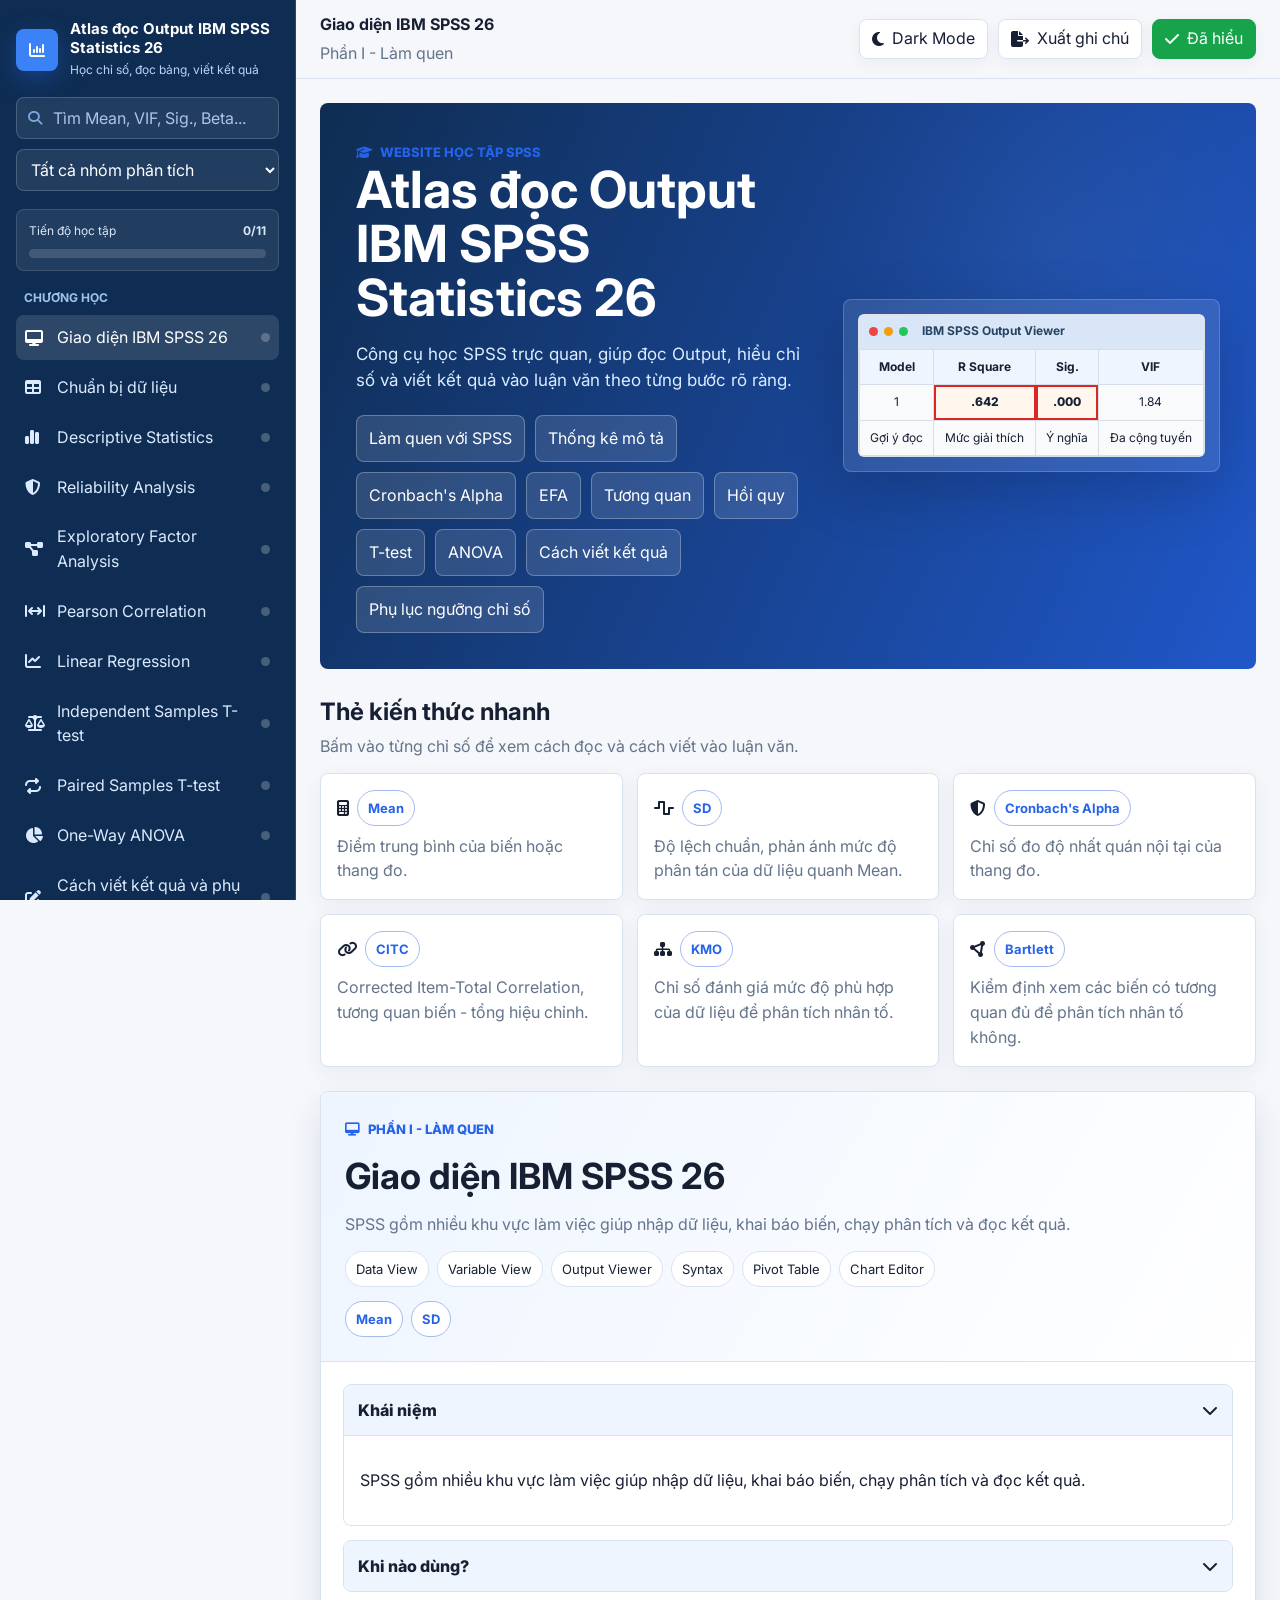
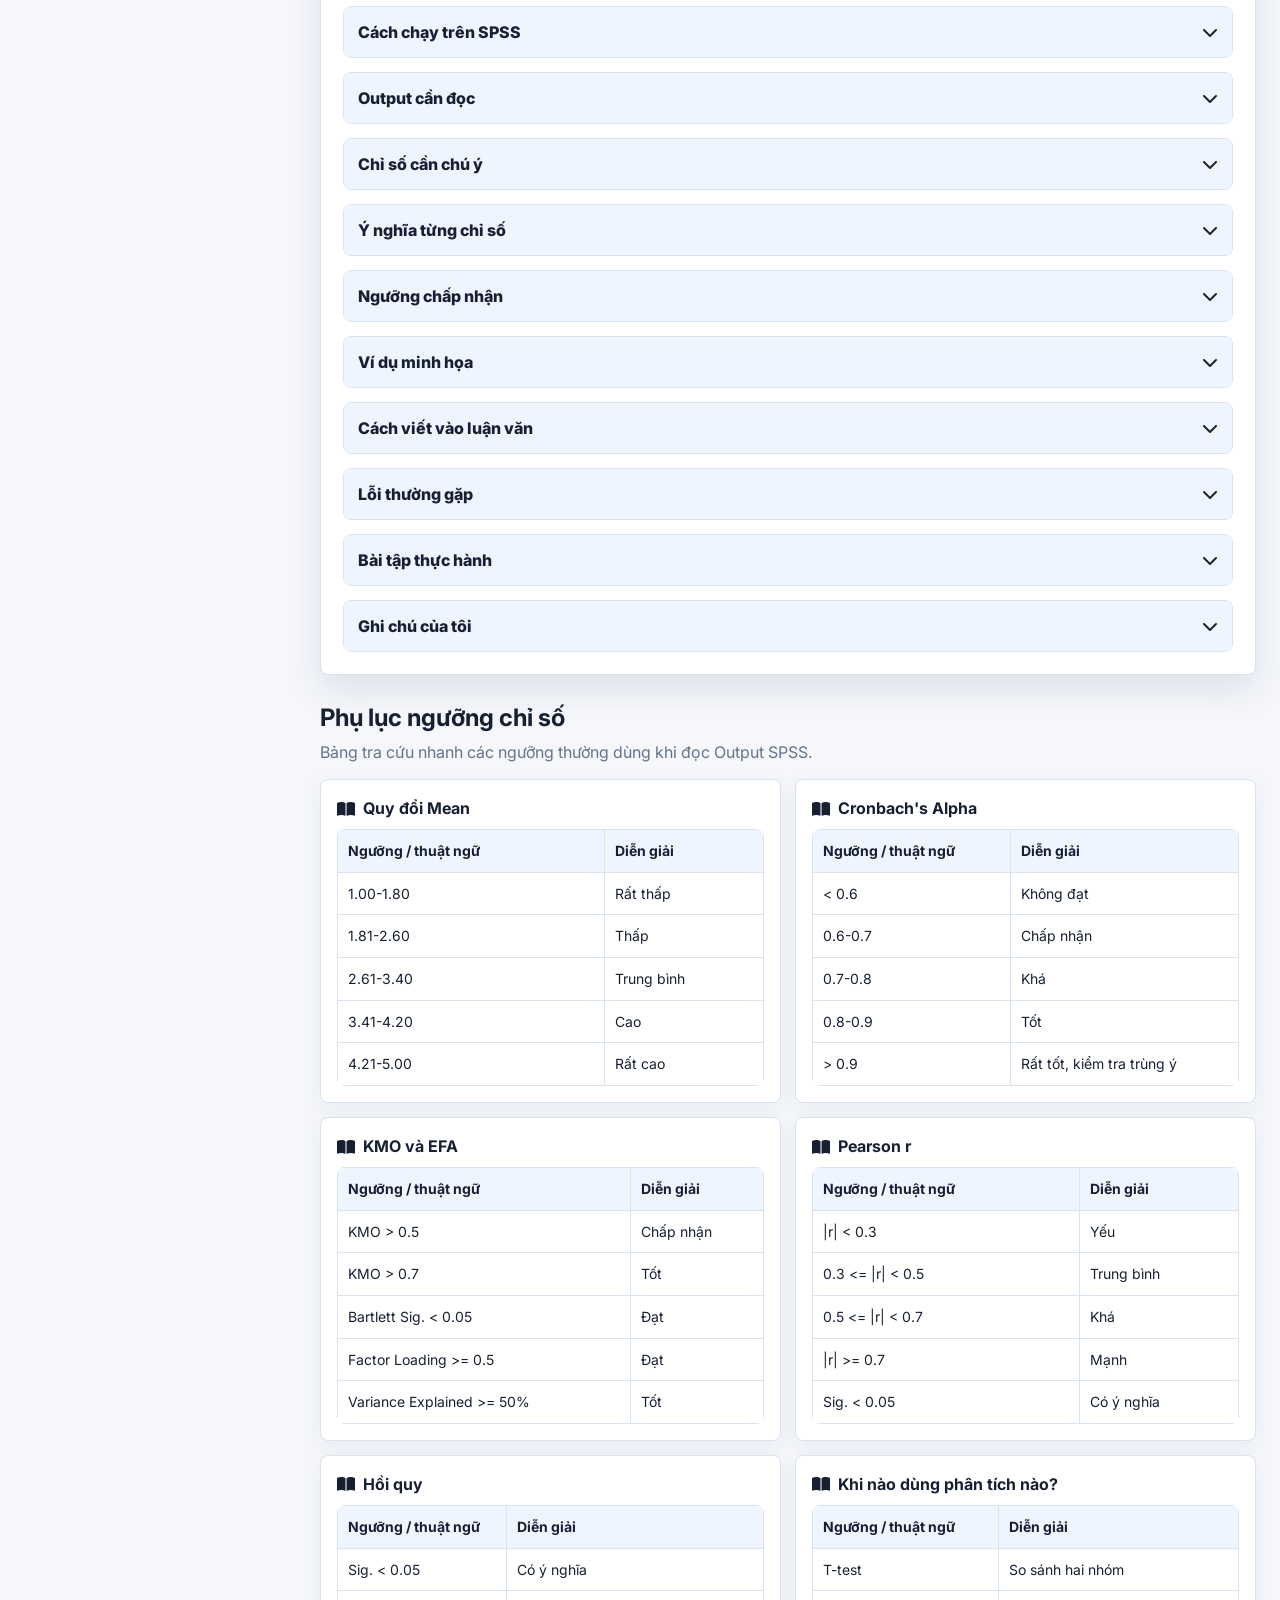
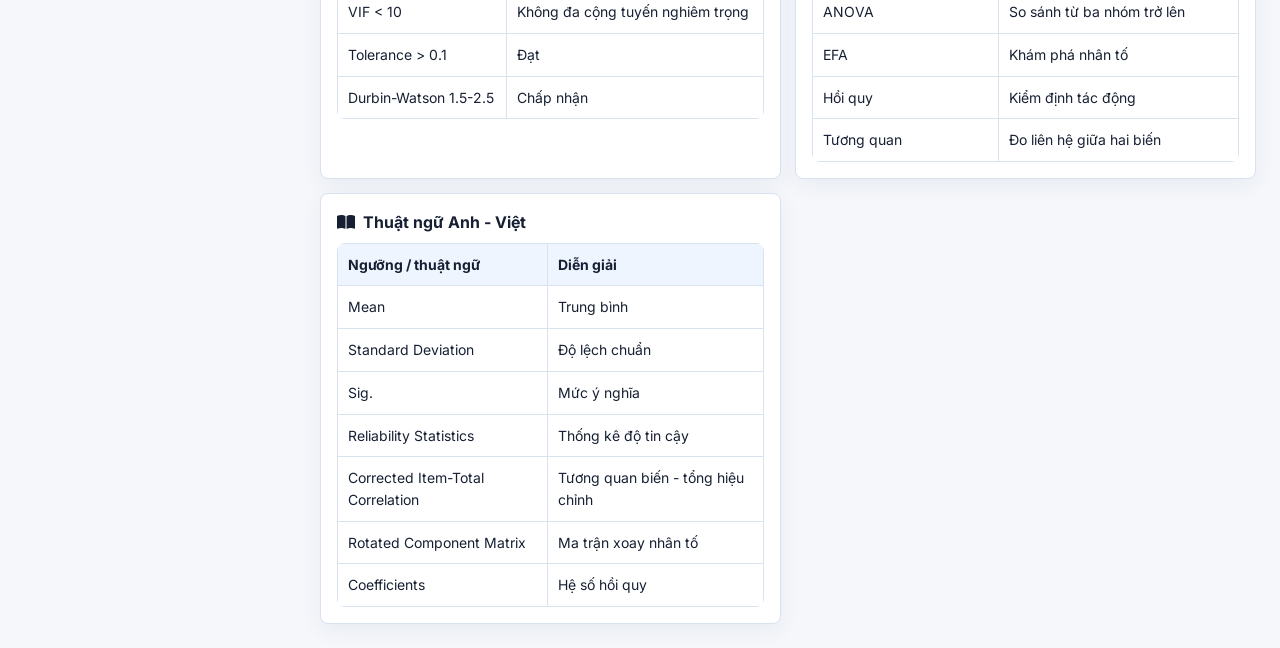
<file: index.html>
<!DOCTYPE html>
<html lang="vi">
<head>
  <meta charset="UTF-8">
  <meta name="viewport" content="width=device-width, initial-scale=1.0">
  <title>Atlas đọc Output IBM SPSS Statistics 26</title>
  <link rel="preconnect" href="https://fonts.googleapis.com">
  <link rel="preconnect" href="https://fonts.gstatic.com" crossorigin>
  <link href="https://fonts.googleapis.com/css2?family=Inter:wght@400;500;600;700;800&display=swap" rel="stylesheet">
  <link rel="stylesheet" href="https://cdnjs.cloudflare.com/ajax/libs/font-awesome/6.5.2/css/all.min.css">
  <style>
    :root {
      --bg: #f5f7fb;
      --panel: #ffffff;
      --panel-soft: #eef5ff;
      --text: #172033;
      --muted: #64748b;
      --line: #d9e2ef;
      --navy: #0f2d52;
      --blue: #2563eb;
      --blue-soft: #dbeafe;
      --green: #16a34a;
      --green-soft: #dcfce7;
      --orange: #f97316;
      --orange-soft: #ffedd5;
      --red: #dc2626;
      --red-soft: #fee2e2;
      --shadow: 0 14px 35px rgba(15, 45, 82, 0.11);
      --radius: 8px;
      --sidebar: 296px;
    }

    [data-theme="dark"] {
      --bg: #0b1220;
      --panel: #121c2e;
      --panel-soft: #17263e;
      --text: #e5edf8;
      --muted: #a8b5c7;
      --line: #26364e;
      --navy: #d9e8ff;
      --blue: #60a5fa;
      --blue-soft: #12345a;
      --green-soft: #143724;
      --orange-soft: #422713;
      --red-soft: #421919;
      --shadow: 0 16px 38px rgba(0, 0, 0, 0.28);
    }

    * { box-sizing: border-box; }
    html { scroll-behavior: smooth; }
    body {
      margin: 0;
      font-family: Inter, Arial, sans-serif;
      background: var(--bg);
      color: var(--text);
      line-height: 1.55;
    }

    button, input, textarea, select { font: inherit; }
    button { cursor: pointer; }

    .app {
      min-height: 100vh;
      display: grid;
      grid-template-columns: var(--sidebar) 1fr;
    }

    .sidebar {
      position: sticky;
      top: 0;
      height: 100vh;
      overflow: auto;
      background: #0f2d52;
      color: #fff;
      padding: 20px 16px;
      border-right: 1px solid rgba(255,255,255,0.12);
      z-index: 20;
    }

    .brand {
      display: flex;
      gap: 12px;
      align-items: center;
      margin-bottom: 18px;
    }

    .brand-mark {
      width: 42px;
      height: 42px;
      border-radius: 8px;
      background: #3b82f6;
      display: grid;
      place-items: center;
      color: #fff;
      box-shadow: 0 8px 24px rgba(37,99,235,0.35);
      flex: 0 0 auto;
    }

    .brand h1 {
      font-size: 15px;
      line-height: 1.25;
      margin: 0;
      letter-spacing: 0;
    }

    .brand small {
      color: #b9d3f3;
      display: block;
      margin-top: 3px;
      font-size: 12px;
    }

    .side-tools {
      display: grid;
      gap: 10px;
      margin: 18px 0;
    }

    .searchbox {
      position: relative;
    }

    .searchbox i {
      position: absolute;
      left: 12px;
      top: 50%;
      transform: translateY(-50%);
      color: #7aa7de;
      font-size: 14px;
    }

    .searchbox input, .filter-select {
      width: 100%;
      height: 42px;
      border: 1px solid rgba(255,255,255,0.18);
      border-radius: var(--radius);
      background: rgba(255,255,255,0.08);
      color: #fff;
      outline: none;
    }

    .searchbox input {
      padding: 0 12px 0 36px;
    }

    .searchbox input::placeholder { color: #abc5e8; }
    .filter-select { padding: 0 10px; }
    .filter-select option { color: #172033; }

    .progress-wrap {
      background: rgba(255,255,255,0.08);
      border: 1px solid rgba(255,255,255,0.12);
      border-radius: var(--radius);
      padding: 12px;
      margin-bottom: 16px;
    }

    .progress-top {
      display: flex;
      justify-content: space-between;
      font-size: 12px;
      color: #d8e7fb;
      margin-bottom: 8px;
      gap: 8px;
    }

    .progress-bar {
      height: 9px;
      background: rgba(255,255,255,0.15);
      border-radius: 999px;
      overflow: hidden;
    }

    .progress-fill {
      height: 100%;
      width: 0%;
      background: #22c55e;
      transition: width .25s ease;
    }

    .nav-title {
      color: #9fc3ef;
      font-size: 12px;
      text-transform: uppercase;
      font-weight: 700;
      margin: 18px 8px 8px;
    }

    .chapter-nav {
      display: grid;
      gap: 5px;
    }

    .nav-link {
      width: 100%;
      border: 0;
      background: transparent;
      color: #dbeafe;
      text-align: left;
      border-radius: var(--radius);
      padding: 10px 9px;
      display: grid;
      grid-template-columns: 24px 1fr auto;
      gap: 8px;
      align-items: center;
    }

    .nav-link:hover, .nav-link.active {
      background: rgba(255,255,255,0.12);
      color: #fff;
    }

    .nav-link .done-dot {
      width: 9px;
      height: 9px;
      border-radius: 50%;
      background: rgba(255,255,255,0.24);
    }

    .nav-link.done .done-dot { background: #22c55e; }

    .main {
      min-width: 0;
    }

    .topbar {
      position: sticky;
      top: 0;
      z-index: 15;
      background: color-mix(in srgb, var(--bg) 86%, transparent);
      backdrop-filter: blur(12px);
      border-bottom: 1px solid var(--line);
      display: flex;
      align-items: center;
      justify-content: space-between;
      gap: 12px;
      padding: 12px 24px;
    }

    .mobile-menu {
      display: none;
      width: 42px;
      height: 42px;
      border: 1px solid var(--line);
      background: var(--panel);
      color: var(--text);
      border-radius: var(--radius);
    }

    .top-actions {
      display: flex;
      gap: 10px;
      align-items: center;
      flex-wrap: wrap;
    }

    .theme-toggle, .export-btn, .mark-btn, .ghost-btn {
      border: 1px solid var(--line);
      background: var(--panel);
      color: var(--text);
      min-height: 40px;
      border-radius: var(--radius);
      padding: 0 12px;
      display: inline-flex;
      align-items: center;
      gap: 8px;
      box-shadow: 0 4px 16px rgba(15,45,82,0.05);
    }

    .mark-btn {
      background: var(--green);
      border-color: var(--green);
      color: #fff;
    }

    .content {
      padding: 24px;
      max-width: 1220px;
      margin: 0 auto;
    }

    .hero {
      min-height: 360px;
      background:
        linear-gradient(115deg, rgba(15,45,82,0.96), rgba(37,99,235,0.78)),
        radial-gradient(circle at 78% 24%, rgba(255,255,255,.22), transparent 28%),
        #0f2d52;
      color: #fff;
      border-radius: var(--radius);
      padding: 36px;
      display: grid;
      grid-template-columns: minmax(0, 1.1fr) minmax(280px, .9fr);
      gap: 26px;
      align-items: center;
      overflow: hidden;
    }

    .hero h2 {
      font-size: clamp(30px, 4vw, 54px);
      line-height: 1.05;
      margin: 0 0 16px;
      letter-spacing: 0;
    }

    .hero p {
      max-width: 760px;
      color: #dcecff;
      font-size: 17px;
      margin: 0 0 22px;
    }

    .quick-grid {
      display: flex;
      flex-wrap: wrap;
      gap: 10px;
    }

    .quick-grid button {
      border: 1px solid rgba(255,255,255,0.28);
      background: rgba(255,255,255,0.12);
      color: #fff;
      border-radius: var(--radius);
      padding: 10px 12px;
      min-height: 40px;
    }

    .hero-visual {
      background: rgba(255,255,255,0.10);
      border: 1px solid rgba(255,255,255,0.18);
      border-radius: var(--radius);
      padding: 14px;
      box-shadow: 0 20px 60px rgba(0,0,0,.18);
    }

    .spss-window {
      background: #f8fafc;
      color: #172033;
      border-radius: 6px;
      overflow: hidden;
      border: 1px solid rgba(15,45,82,.12);
    }

    .window-bar {
      height: 34px;
      background: #d9e6f7;
      display: flex;
      align-items: center;
      gap: 6px;
      padding: 0 10px;
      color: #274462;
      font-size: 12px;
      font-weight: 700;
    }

    .dot { width: 9px; height: 9px; border-radius: 50%; display: inline-block; }
    .dot.red { background: #ef4444; }
    .dot.yellow { background: #f59e0b; }
    .dot.green { background: #22c55e; margin-right: 8px; }

    .mini-table {
      width: 100%;
      border-collapse: collapse;
      font-size: 12px;
    }

    .mini-table th, .mini-table td {
      border: 1px solid #d6dee9;
      padding: 8px;
      text-align: center;
    }

    .mini-table th { background: #eef5ff; }
    .hot-cell {
      outline: 2px solid #dc2626;
      outline-offset: -2px;
      background: #fff7ed;
      font-weight: 800;
    }

    .section {
      margin-top: 24px;
    }

    .section-head {
      display: flex;
      justify-content: space-between;
      align-items: end;
      gap: 14px;
      margin-bottom: 14px;
    }

    .section h3 {
      font-size: 24px;
      margin: 0;
      letter-spacing: 0;
    }

    .section-sub {
      color: var(--muted);
      margin: 4px 0 0;
    }

    .cards {
      display: grid;
      grid-template-columns: repeat(3, minmax(0, 1fr));
      gap: 14px;
    }

    .card {
      background: var(--panel);
      border: 1px solid var(--line);
      border-radius: var(--radius);
      padding: 16px;
      box-shadow: 0 6px 22px rgba(15,45,82,0.06);
    }

    .card h4 {
      margin: 0 0 8px;
      font-size: 16px;
      display: flex;
      align-items: center;
      gap: 8px;
    }

    .card p, .card li { color: var(--muted); }
    .card p { margin: 0; }

    .chapter {
      display: none;
      background: var(--panel);
      border: 1px solid var(--line);
      border-radius: var(--radius);
      box-shadow: var(--shadow);
      overflow: hidden;
    }

    .chapter.active { display: block; }

    .chapter-header {
      padding: 24px;
      background: linear-gradient(120deg, var(--panel-soft), var(--panel));
      border-bottom: 1px solid var(--line);
    }

    .eyebrow {
      display: inline-flex;
      gap: 8px;
      align-items: center;
      color: var(--blue);
      font-weight: 800;
      font-size: 13px;
      text-transform: uppercase;
    }

    .chapter-header h2 {
      margin: 8px 0 8px;
      font-size: clamp(24px, 3vw, 36px);
      letter-spacing: 0;
    }

    .tags {
      display: flex;
      flex-wrap: wrap;
      gap: 8px;
      margin-top: 14px;
    }

    .tag, .metric-pill {
      border: 1px solid var(--line);
      background: var(--panel);
      color: var(--text);
      border-radius: 999px;
      padding: 7px 10px;
      font-size: 13px;
      display: inline-flex;
      align-items: center;
      gap: 6px;
    }

    .metric-pill {
      border-color: color-mix(in srgb, var(--blue) 30%, var(--line));
      color: var(--blue);
      cursor: pointer;
      font-weight: 700;
    }

    .metric-pill:hover { background: var(--blue-soft); }

    .chapter-body {
      padding: 22px;
      display: grid;
      gap: 14px;
    }

    .accordion {
      border: 1px solid var(--line);
      border-radius: var(--radius);
      overflow: hidden;
      background: var(--panel);
    }

    .acc-btn {
      width: 100%;
      min-height: 50px;
      border: 0;
      background: var(--panel-soft);
      color: var(--text);
      padding: 12px 14px;
      display: flex;
      justify-content: space-between;
      align-items: center;
      gap: 12px;
      text-align: left;
      font-weight: 800;
    }

    .acc-content {
      display: none;
      padding: 16px;
      border-top: 1px solid var(--line);
    }

    .accordion.open .acc-content { display: block; }

    .steps {
      display: grid;
      gap: 8px;
      margin: 0;
      padding-left: 20px;
    }

    .threshold-table, .output-table {
      width: 100%;
      border-collapse: collapse;
      overflow: hidden;
      border-radius: var(--radius);
      font-size: 14px;
    }

    .threshold-table th, .threshold-table td,
    .output-table th, .output-table td {
      border: 1px solid var(--line);
      padding: 10px;
      text-align: left;
      vertical-align: top;
    }

    .threshold-table th, .output-table th {
      background: var(--panel-soft);
      color: var(--text);
    }

    .ok { color: var(--green); font-weight: 800; }
    .warn { color: var(--orange); font-weight: 800; }
    .bad { color: var(--red); font-weight: 800; }
    .callout {
      border-left: 4px solid var(--blue);
      background: var(--panel-soft);
      padding: 14px;
      border-radius: 0 var(--radius) var(--radius) 0;
    }

    .sample-write {
      background: var(--green-soft);
      border: 1px solid color-mix(in srgb, var(--green) 35%, var(--line));
      border-radius: var(--radius);
      padding: 14px;
    }

    .mistake-list li::marker { color: var(--orange); }

    .notes-box textarea {
      width: 100%;
      min-height: 140px;
      resize: vertical;
      border: 1px solid var(--line);
      background: var(--panel);
      color: var(--text);
      border-radius: var(--radius);
      padding: 12px;
      outline: none;
    }

    .quiz {
      display: grid;
      gap: 12px;
    }

    .quiz-item {
      border: 1px solid var(--line);
      border-radius: var(--radius);
      padding: 14px;
      background: var(--panel);
    }

    .quiz-options {
      display: grid;
      gap: 8px;
      margin-top: 10px;
    }

    .quiz-options button {
      border: 1px solid var(--line);
      background: var(--panel-soft);
      color: var(--text);
      text-align: left;
      padding: 10px;
      border-radius: var(--radius);
    }

    .quiz-options button.correct {
      background: var(--green-soft);
      border-color: var(--green);
      color: var(--green);
      font-weight: 800;
    }

    .quiz-options button.wrong {
      background: var(--red-soft);
      border-color: var(--red);
      color: var(--red);
      font-weight: 800;
    }

    .appendix-grid {
      display: grid;
      grid-template-columns: repeat(2, minmax(0, 1fr));
      gap: 14px;
    }

    .modal-backdrop {
      position: fixed;
      inset: 0;
      background: rgba(2, 8, 23, .62);
      display: none;
      align-items: center;
      justify-content: center;
      padding: 18px;
      z-index: 50;
    }

    .modal-backdrop.show { display: flex; }

    .modal {
      width: min(760px, 100%);
      max-height: min(760px, 88vh);
      overflow: auto;
      background: var(--panel);
      color: var(--text);
      border-radius: var(--radius);
      box-shadow: 0 24px 80px rgba(0,0,0,.35);
      border: 1px solid var(--line);
    }

    .modal-head {
      position: sticky;
      top: 0;
      background: var(--panel);
      border-bottom: 1px solid var(--line);
      padding: 16px;
      display: flex;
      justify-content: space-between;
      align-items: center;
      gap: 12px;
    }

    .modal-head h3 { margin: 0; }
    .modal-body { padding: 16px; display: grid; gap: 12px; }
    .close-btn {
      width: 38px;
      height: 38px;
      border: 1px solid var(--line);
      border-radius: var(--radius);
      background: var(--panel-soft);
      color: var(--text);
    }

    .search-results {
      display: none;
      background: var(--panel);
      border: 1px solid var(--line);
      border-radius: var(--radius);
      margin: 14px 0 0;
      padding: 14px;
      box-shadow: var(--shadow);
    }

    .search-results.show { display: block; }
    .result-list {
      display: flex;
      flex-wrap: wrap;
      gap: 8px;
      margin-top: 10px;
    }

    .mobile-overlay {
      display: none;
      position: fixed;
      inset: 0;
      background: rgba(0,0,0,.4);
      z-index: 18;
    }

    @media (max-width: 980px) {
      .app { grid-template-columns: 1fr; }
      .sidebar {
        position: fixed;
        transform: translateX(-105%);
        transition: transform .2s ease;
        width: min(320px, 88vw);
      }
      .sidebar.open { transform: translateX(0); }
      .mobile-overlay.show { display: block; }
      .mobile-menu { display: inline-grid; place-items: center; }
      .hero { grid-template-columns: 1fr; }
      .cards, .appendix-grid { grid-template-columns: 1fr; }
      .topbar { padding: 10px 14px; }
      .content { padding: 16px; }
    }

    @media (max-width: 640px) {
      .hero { padding: 24px 18px; }
      .top-actions { justify-content: flex-end; }
      .theme-toggle span, .export-btn span, .mark-btn span { display: none; }
      .chapter-body, .chapter-header { padding: 16px; }
      .section-head { align-items: start; flex-direction: column; }
      .threshold-table, .output-table { font-size: 13px; }
    }
  </style>
</head>
<body>
  <div class="mobile-overlay" id="mobileOverlay"></div>
  <div class="app">
    <aside class="sidebar" id="sidebar">
      <div class="brand">
        <div class="brand-mark"><i class="fa-solid fa-chart-column"></i></div>
        <div>
          <h1>Atlas đọc Output IBM SPSS Statistics 26</h1>
          <small>Học chỉ số, đọc bảng, viết kết quả</small>
        </div>
      </div>

      <div class="side-tools">
        <label class="searchbox" for="metricSearch">
          <i class="fa-solid fa-magnifying-glass"></i>
          <input id="metricSearch" type="search" placeholder="Tìm Mean, VIF, Sig., Beta...">
        </label>
        <select id="groupFilter" class="filter-select" aria-label="Lọc nhóm phân tích">
          <option value="all">Tất cả nhóm phân tích</option>
          <option value="Làm quen">Làm quen</option>
          <option value="Mô tả">Mô tả</option>
          <option value="Cronbach">Cronbach</option>
          <option value="EFA">EFA</option>
          <option value="Tương quan">Tương quan</option>
          <option value="Hồi quy">Hồi quy</option>
          <option value="T-test">T-test</option>
          <option value="ANOVA">ANOVA</option>
          <option value="Viết kết quả">Viết kết quả</option>
          <option value="Phụ lục">Phụ lục</option>
        </select>
      </div>

      <div class="progress-wrap">
        <div class="progress-top">
          <span>Tiến độ học tập</span>
          <strong id="progressText">0/11</strong>
        </div>
        <div class="progress-bar"><div class="progress-fill" id="progressFill"></div></div>
      </div>

      <div class="nav-title">Chương học</div>
      <nav class="chapter-nav" id="chapterNav"></nav>
    </aside>

    <main class="main">
      <header class="topbar">
        <button class="mobile-menu" id="mobileMenu" aria-label="Mở danh mục"><i class="fa-solid fa-bars"></i></button>
        <div>
          <strong id="currentTitle">Trang chủ</strong>
          <div class="section-sub" id="currentSubtitle">Chọn chương hoặc tìm chỉ số cần đọc</div>
        </div>
        <div class="top-actions">
          <button class="theme-toggle" id="themeToggle"><i class="fa-solid fa-moon"></i><span>Dark Mode</span></button>
          <button class="export-btn" id="exportNotes"><i class="fa-solid fa-file-export"></i><span>Xuất ghi chú</span></button>
          <button class="mark-btn" id="markDone"><i class="fa-solid fa-check"></i><span>Đã hiểu</span></button>
        </div>
      </header>

      <div class="content">
        <section class="hero" id="home">
          <div>
            <span class="eyebrow"><i class="fa-solid fa-graduation-cap"></i> Website học tập SPSS</span>
            <h2>Atlas đọc Output IBM SPSS Statistics 26</h2>
            <p>Công cụ học SPSS trực quan, giúp đọc Output, hiểu chỉ số và viết kết quả vào luận văn theo từng bước rõ ràng.</p>
            <div class="quick-grid" id="quickGrid"></div>
          </div>
          <div class="hero-visual" aria-label="Mô phỏng bảng Output SPSS">
            <div class="spss-window">
              <div class="window-bar"><span class="dot red"></span><span class="dot yellow"></span><span class="dot green"></span>IBM SPSS Output Viewer</div>
              <table class="mini-table">
                <thead><tr><th>Model</th><th>R Square</th><th>Sig.</th><th>VIF</th></tr></thead>
                <tbody>
                  <tr><td>1</td><td class="hot-cell">.642</td><td class="hot-cell">.000</td><td>1.84</td></tr>
                  <tr><td>Gợi ý đọc</td><td>Mức giải thích</td><td>Ý nghĩa</td><td>Đa cộng tuyến</td></tr>
                </tbody>
              </table>
            </div>
          </div>
        </section>

        <div class="search-results" id="searchResults">
          <strong>Kết quả tìm chỉ số</strong>
          <div class="result-list" id="resultList"></div>
        </div>

        <section class="section">
          <div class="section-head">
            <div>
              <h3>Thẻ kiến thức nhanh</h3>
              <p class="section-sub">Bấm vào từng chỉ số để xem cách đọc và cách viết vào luận văn.</p>
            </div>
          </div>
          <div class="cards" id="knowledgeCards"></div>
        </section>

        <section class="section" id="chapters"></section>

        <section class="section" id="appendixSection">
          <div class="section-head">
            <div>
              <h3>Phụ lục ngưỡng chỉ số</h3>
              <p class="section-sub">Bảng tra cứu nhanh các ngưỡng thường dùng khi đọc Output SPSS.</p>
            </div>
          </div>
          <div class="appendix-grid" id="appendixGrid"></div>
        </section>
      </div>
    </main>
  </div>

  <div class="modal-backdrop" id="metricModal" role="dialog" aria-modal="true" aria-labelledby="modalTitle">
    <div class="modal">
      <div class="modal-head">
        <h3 id="modalTitle">Chỉ số</h3>
        <button class="close-btn" id="closeModal" aria-label="Đóng"><i class="fa-solid fa-xmark"></i></button>
      </div>
      <div class="modal-body" id="modalBody"></div>
    </div>
  </div>

  <script>
    const metrics = {
      "Mean": {
        group: "Mô tả",
        icon: "fa-calculator",
        what: "Điểm trung bình của biến hoặc thang đo.",
        where: "Bảng Descriptive Statistics hoặc Group Statistics.",
        read: "Mean càng cao nghĩa là mức độ đồng ý, đánh giá hoặc biểu hiện của biến càng cao.",
        threshold: "Likert 5 mức: 1.00-1.80 rất thấp; 1.81-2.60 thấp; 2.61-3.40 trung bình; 3.41-4.20 cao; 4.21-5.00 rất cao.",
        write: "Biến HD_TB đạt Mean = 4.50, cho thấy người trả lời đánh giá rất tích cực."
      },
      "SD": {
        group: "Mô tả",
        icon: "fa-wave-square",
        what: "Độ lệch chuẩn, phản ánh mức độ phân tán của dữ liệu quanh Mean.",
        where: "Cột Std. Deviation trong bảng mô tả.",
        read: "SD nhỏ cho thấy câu trả lời tập trung; SD lớn cho thấy câu trả lời phân tán.",
        threshold: "Không có ngưỡng cứng; với Likert, SD dưới 1 thường được xem là mức phân tán vừa phải.",
        write: "Mean = 4.63; SD = 0.50 cho thấy đánh giá cao và mức đồng thuận tốt."
      },
      "Cronbach's Alpha": {
        group: "Cronbach",
        icon: "fa-shield-halved",
        what: "Chỉ số đo độ nhất quán nội tại của thang đo.",
        where: "Bảng Reliability Statistics.",
        read: "Alpha càng cao, các biến quan sát trong cùng thang đo càng nhất quán.",
        threshold: "< 0.6 không đạt; 0.6-0.7 chấp nhận; 0.7-0.8 khá; 0.8-0.9 tốt; > 0.9 rất tốt nhưng cần xem trùng ý.",
        write: "Thang đo đạt độ tin cậy tốt với Cronbach's Alpha = 0.820."
      },
      "CITC": {
        group: "Cronbach",
        icon: "fa-link",
        what: "Corrected Item-Total Correlation, tương quan biến - tổng hiệu chỉnh.",
        where: "Bảng Item-Total Statistics.",
        read: "Cho biết từng biến quan sát có phù hợp với toàn thang đo không.",
        threshold: "CITC >= 0.3 là đạt; CITC < 0.3 nên cân nhắc loại.",
        write: "Các biến quan sát đều có CITC lớn hơn 0.3 nên được giữ lại."
      },
      "KMO": {
        group: "EFA",
        icon: "fa-sitemap",
        what: "Chỉ số đánh giá mức độ phù hợp của dữ liệu để phân tích nhân tố.",
        where: "Bảng KMO and Bartlett's Test.",
        read: "KMO càng cao, dữ liệu càng phù hợp để chạy EFA.",
        threshold: "KMO > 0.5 chấp nhận; KMO > 0.7 tốt.",
        write: "KMO = 0.84 cho thấy dữ liệu phù hợp để phân tích nhân tố khám phá."
      },
      "Bartlett": {
        group: "EFA",
        icon: "fa-circle-nodes",
        what: "Kiểm định xem các biến có tương quan đủ để phân tích nhân tố không.",
        where: "Bảng KMO and Bartlett's Test.",
        read: "Đọc dòng Sig. của Bartlett's Test.",
        threshold: "Sig. < 0.05 là đạt.",
        write: "Kiểm định Bartlett có Sig. < 0.05, chứng tỏ các biến có tương quan với nhau."
      },
      "Factor Loading": {
        group: "EFA",
        icon: "fa-layer-group",
        what: "Hệ số tải nhân tố, cho biết biến quan sát thuộc về nhân tố nào mạnh đến đâu.",
        where: "Bảng Rotated Component Matrix hoặc Pattern Matrix.",
        read: "Biến nên tải mạnh vào một nhân tố và không tải chéo quá cao.",
        threshold: "Factor Loading >= 0.5 thường được xem là đạt.",
        write: "Các biến quan sát có hệ số tải nhân tố lớn hơn 0.5 nên được giữ lại."
      },
      "Sig.": {
        group: "Hồi quy",
        icon: "fa-star-half-stroke",
        what: "Mức ý nghĩa thống kê, thường dùng để quyết định kết quả có ý nghĩa hay không.",
        where: "Có trong bảng ANOVA, Coefficients, Correlations, T-test và ANOVA.",
        read: "So sánh Sig. với 0.05.",
        threshold: "Sig. < 0.05 là có ý nghĩa thống kê.",
        write: "Kết quả có ý nghĩa thống kê ở mức 5% do Sig. < 0.05."
      },
      "Beta": {
        group: "Hồi quy",
        icon: "fa-arrow-trend-up",
        what: "Hệ số hồi quy chuẩn hóa, dùng để so sánh mức ảnh hưởng giữa các biến độc lập.",
        where: "Cột Standardized Coefficients Beta trong bảng Coefficients.",
        read: "Beta dương là tác động cùng chiều; Beta âm là tác động ngược chiều; trị tuyệt đối lớn hơn là ảnh hưởng mạnh hơn.",
        threshold: "Không có ngưỡng đạt chung; cần đi kèm Sig. < 0.05.",
        write: "Biến X có ảnh hưởng cùng chiều đến Y với Beta = 0.35 và Sig. < 0.05."
      },
      "R2": {
        group: "Hồi quy",
        icon: "fa-square-poll-vertical",
        what: "R Square, tỷ lệ biến thiên của biến phụ thuộc được mô hình giải thích.",
        where: "Bảng Model Summary.",
        read: "R2 = 0.642 nghĩa là mô hình giải thích 64.2% sự biến thiên của Y.",
        threshold: "Không có ngưỡng cứng; dùng để đánh giá mức giải thích của mô hình.",
        write: "Mô hình giải thích được 64.2% sự biến thiên của biến phụ thuộc."
      },
      "VIF": {
        group: "Hồi quy",
        icon: "fa-triangle-exclamation",
        what: "Chỉ số kiểm tra đa cộng tuyến giữa các biến độc lập.",
        where: "Cột VIF trong bảng Coefficients.",
        read: "VIF càng cao, nguy cơ đa cộng tuyến càng lớn.",
        threshold: "VIF < 10 thường được xem là không có đa cộng tuyến nghiêm trọng; nên xem thêm Tolerance > 0.1.",
        write: "Các biến độc lập có VIF < 10 nên không xuất hiện đa cộng tuyến nghiêm trọng."
      }
    };

    const chapters = [
      {
        id: "c1",
        part: "Phần I",
        group: "Làm quen",
        title: "Giao diện IBM SPSS 26",
        icon: "fa-desktop",
        concept: "SPSS gồm nhiều khu vực làm việc giúp nhập dữ liệu, khai báo biến, chạy phân tích và đọc kết quả.",
        when: "Dùng ở bước đầu khi mở dữ liệu, kiểm tra cấu trúc file và quản lý kết quả phân tích.",
        run: ["Mở IBM SPSS Statistics 26.", "Quan sát Data View để nhập dữ liệu.", "Chuyển sang Variable View để khai báo biến.", "Chạy một phân tích mẫu để xem Output Viewer."],
        output: ["Data View", "Variable View", "Output Viewer", "Syntax", "Pivot Table", "Chart Editor"],
        metrics: ["Mean", "SD"],
        meanings: ["Data View: mỗi hàng là một người trả lời, mỗi cột là một biến.", "Variable View: khai báo tên biến, nhãn, kiểu dữ liệu, giá trị mã hóa.", "Output Viewer: nơi hiển thị bảng kết quả phân tích.", "Syntax: nơi lưu lệnh SPSS để tái lập phân tích."],
        thresholds: [["Khu vực", "Vai trò"], ["Data View", "Nhập và kiểm tra dữ liệu"], ["Variable View", "Khai báo biến đúng trước khi chạy"], ["Output Viewer", "Đọc bảng kết quả"]],
        example: "Một bộ dữ liệu khảo sát có các biến HD1, HD2, HD3, HD4; mỗi dòng là một sinh viên.",
        write: "Trước khi phân tích, dữ liệu được nhập theo từng quan sát trong Data View và các biến được khai báo đầy đủ trong Variable View.",
        mistakes: ["Đặt tên biến có dấu hoặc khoảng trắng.", "Quên khai báo Value Labels cho biến định tính.", "Nhầm Data View với Variable View."],
        practice: "Tạo 5 biến Likert trong Variable View và nhập thử 10 dòng dữ liệu.",
        quiz: [
          ["Mỗi hàng trong Data View thường là gì?", ["Một người trả lời", "Một nhóm biến", "Một bảng Output"], 0],
          ["Variable View dùng để làm gì?", ["Khai báo biến", "Vẽ biểu đồ", "Xuất file PDF"], 0],
          ["Output Viewer hiển thị gì?", ["Kết quả phân tích", "Mã hóa dữ liệu", "Tên file"], 0]
        ],
        mock: [["Biến", "Label", "Measure"], ["HD1", "Hoạt động bổ ích", "Scale"], ["GT", "Giới tính", "Nominal"]]
      },
      {
        id: "c2",
        part: "Phần I",
        group: "Làm quen",
        title: "Chuẩn bị dữ liệu",
        icon: "fa-table",
        concept: "Chuẩn bị dữ liệu là bước mã hóa, đặt tên biến, khai báo nhãn, xử lý missing và kiểm tra lỗi nhập liệu.",
        when: "Dùng trước mọi phân tích để đảm bảo dữ liệu sạch và có cấu trúc đúng.",
        run: ["Mã hóa Likert 1-5.", "Đặt tên biến ngắn như HD1, HD2, TV1.", "Khai báo Label và Values.", "Chạy Frequencies để phát hiện giá trị ngoài phạm vi."],
        output: ["Frequencies", "Value Labels", "Missing Values"],
        metrics: ["Mean", "SD"],
        meanings: ["Likert 5 mức: 1 hoàn toàn không đồng ý đến 5 hoàn toàn đồng ý.", "Missing Values giúp SPSS hiểu giá trị nào là thiếu dữ liệu.", "Frequencies giúp phát hiện nhập nhầm như giá trị 6 trong thang 1-5."],
        thresholds: [["Mục", "Yêu cầu"], ["Likert", "Chỉ nhận giá trị 1-5"], ["Name", "Ngắn, không dấu, không khoảng trắng"], ["Measure", "Scale cho biến Likert tổng hợp; Nominal cho biến phân loại"]],
        example: "HD1, HD2, HD3, HD4 cùng thuộc thang đo Hoạt động.",
        write: "Dữ liệu được mã hóa theo thang Likert 5 mức, trong đó 1 là hoàn toàn không đồng ý và 5 là hoàn toàn đồng ý.",
        mistakes: ["Không khai báo nhãn giá trị.", "Để Decimals quá nhiều với biến mã hóa.", "Không kiểm tra missing trước phân tích."],
        practice: "Chạy Frequencies cho toàn bộ biến Likert và ghi lại biến nào có giá trị ngoài 1-5.",
        quiz: [
          ["Giá trị 5 trong Likert yêu cầu này nghĩa là gì?", ["Hoàn toàn đồng ý", "Không đồng ý", "Phân vân"], 0],
          ["Frequencies giúp kiểm tra gì?", ["Lỗi nhập liệu", "Đa cộng tuyến", "Hồi quy"], 0],
          ["Tên biến nào phù hợp?", ["HD1", "Hoạt động 1", "HĐ-1"], 0]
        ],
        mock: [["Value", "Label", "Status"], ["1", "Hoàn toàn không đồng ý", "OK"], ["5", "Hoàn toàn đồng ý", "OK"]]
      },
      {
        id: "c3",
        part: "Phần II",
        group: "Mô tả",
        title: "Descriptive Statistics",
        icon: "fa-chart-simple",
        concept: "Thống kê mô tả tóm tắt đặc điểm dữ liệu bằng N, Mean, Std. Deviation, Minimum và Maximum.",
        when: "Dùng để mô tả mức đánh giá trung bình, kiểm tra độ phân tán và nhìn nhanh phạm vi dữ liệu.",
        run: ["Analyze", "Descriptive Statistics", "Descriptives", "Chọn biến cần mô tả", "OK"],
        output: ["N", "Mean", "Std. Deviation", "Minimum", "Maximum"],
        metrics: ["Mean", "SD"],
        meanings: ["N: số lượng mẫu hợp lệ.", "Mean: điểm trung bình.", "Std. Deviation: độ lệch chuẩn.", "Minimum và Maximum: giá trị nhỏ nhất và lớn nhất."],
        thresholds: [["Mean", "Diễn giải"], ["1.00-1.80", "Rất thấp"], ["1.81-2.60", "Thấp"], ["2.61-3.40", "Trung bình"], ["3.41-4.20", "Cao"], ["4.21-5.00", "Rất cao"]],
        example: "HD2 có Mean = 4.63, SD = 0.50.",
        write: "Tiêu chí Không khí buổi hoạt động vui vẻ và thoải mái đạt điểm trung bình cao nhất (Mean = 4.63; SD = 0.50), cho thấy đa số sinh viên đánh giá rất tích cực và có mức độ đồng thuận cao.",
        mistakes: ["Chỉ báo cáo Mean mà không báo cáo SD.", "Diễn giải Mean ngoài thang đo đang dùng.", "Nhầm Std. Error với Std. Deviation."],
        practice: "Chạy Descriptives cho HD1-HD4, xác định biến có Mean cao nhất và SD thấp nhất.",
        quiz: [
          ["Mean = 4.63 trên thang 1-5 thuộc mức nào?", ["Rất cao", "Trung bình", "Thấp"], 0],
          ["SD cho biết điều gì?", ["Mức phân tán", "Số nhóm", "Mức ý nghĩa"], 0],
          ["N trong bảng mô tả là gì?", ["Số mẫu hợp lệ", "Số nhân tố", "Số mô hình"], 0]
        ],
        mock: [["Variable", "N", "Mean", "Std. Deviation"], ["HD1", "180", "4.21", ".62"], ["HD2", "180", "4.63", ".50"]]
      },
      {
        id: "c4",
        part: "Phần III",
        group: "Cronbach",
        title: "Reliability Analysis",
        icon: "fa-shield-halved",
        concept: "Cronbach's Alpha kiểm tra độ tin cậy của thang đo trước khi phân tích sâu hơn.",
        when: "Dùng khi có nhiều biến quan sát cùng đo một khái niệm, ví dụ HD1-HD4.",
        run: ["Analyze", "Scale", "Reliability Analysis", "Đưa biến cùng nhóm vào Items", "Model: Alpha", "Statistics: Item, Scale, Scale if item deleted, Correlations"],
        output: ["Reliability Statistics", "Item-Total Statistics", "Cronbach's Alpha", "Corrected Item-Total Correlation", "Cronbach's Alpha if Item Deleted"],
        metrics: ["Cronbach's Alpha", "CITC"],
        meanings: ["Cronbach's Alpha: độ nhất quán nội tại của thang đo.", "N of Items: số biến quan sát.", "CITC: biến có phù hợp với toàn thang đo không.", "Alpha if Item Deleted: nếu bỏ biến thì Alpha tăng hay giảm."],
        thresholds: [["Chỉ số", "Ngưỡng"], ["Cronbach's Alpha < 0.6", "Không đạt"], ["0.6-0.7", "Chấp nhận"], ["0.7-0.8", "Khá"], ["0.8-0.9", "Tốt"], ["> 0.9", "Rất tốt nhưng xem trùng ý"], ["CITC >= 0.3", "Đạt"]],
        example: "Cronbach's Alpha = 0.820; HD3 có CITC = 0.12 nên cần cân nhắc loại.",
        write: "Kết quả kiểm định độ tin cậy cho thấy thang đo đạt độ tin cậy tốt (Cronbach's Alpha = 0.820). Các biến quan sát đều có CITC lớn hơn 0.3, do đó được giữ lại để phân tích tiếp theo.",
        mistakes: ["Loại biến chỉ vì Alpha if Item Deleted tăng rất nhỏ.", "Giữ biến có CITC < 0.3 mà không giải thích.", "Chạy chung các biến thuộc nhiều khái niệm khác nhau."],
        practice: "Chạy Reliability cho HD1-HD4 và quyết định có nên loại biến nào không.",
        quiz: [
          ["CITC đạt khi nào?", [">= 0.3", "< 0.05", "> 10"], 0],
          ["Alpha = 0.820 được xem là gì?", ["Tốt", "Không đạt", "Đa cộng tuyến"], 0],
          ["Alpha if Item Deleted dùng để xem gì?", ["Bỏ biến thì Alpha tăng hay giảm", "Mean cao hay thấp", "Số nhóm khác biệt"], 0]
        ],
        mock: [["Item", "Corrected Item-Total Correlation", "Cronbach's Alpha if Item Deleted"], ["HD1", ".58", ".801"], ["HD3", ".12", ".890"]]
      },
      {
        id: "c5",
        part: "Phần IV",
        group: "EFA",
        title: "Exploratory Factor Analysis",
        icon: "fa-diagram-project",
        concept: "EFA khám phá cấu trúc nhân tố của các biến quan sát và xem biến nào thuộc nhân tố nào.",
        when: "Dùng sau Cronbach's Alpha để rút gọn và xác nhận sơ bộ cấu trúc thang đo.",
        run: ["Analyze", "Dimension Reduction", "Factor", "Descriptives: KMO and Bartlett's test", "Extraction: Principal Component Analysis, Eigenvalue > 1", "Rotation: Varimax", "Options: Suppress small coefficients 0.50"],
        output: ["KMO", "Bartlett's Test", "Communalities", "Total Variance Explained", "Scree Plot", "Rotated Component Matrix", "Pattern Matrix"],
        metrics: ["KMO", "Bartlett", "Factor Loading"],
        meanings: ["KMO: mức phù hợp của dữ liệu để phân tích nhân tố.", "Bartlett: kiểm định tương quan giữa các biến.", "Eigenvalue: quyết định số nhân tố giữ lại.", "Total Variance Explained: tổng phương sai trích.", "Factor Loading: mức tải nhân tố."],
        thresholds: [["Chỉ số", "Ngưỡng"], ["KMO > 0.5", "Chấp nhận"], ["KMO > 0.7", "Tốt"], ["Sig. Bartlett < 0.05", "Đạt"], ["Eigenvalue > 1", "Giữ nhân tố"], ["Factor Loading >= 0.5", "Đạt"], ["Total Variance Explained >= 50%", "Tốt"]],
        example: "KMO = 0.84 và Bartlett Sig. = 0.000.",
        write: "Kết quả EFA cho thấy KMO = 0.84 và kiểm định Bartlett có Sig. < 0.05, chứng tỏ dữ liệu phù hợp để phân tích nhân tố khám phá.",
        mistakes: ["Không bật KMO and Bartlett's test.", "Đọc nhầm Component Matrix thay vì Rotated Component Matrix.", "Giữ biến tải thấp hoặc tải chéo mà không giải thích."],
        practice: "Chạy EFA, ghi số nhân tố được giữ lại và các biến có Factor Loading dưới 0.5.",
        quiz: [
          ["KMO tối thiểu thường cần lớn hơn bao nhiêu?", ["0.5", "0.05", "10"], 0],
          ["Bartlett đạt khi Sig. thế nào?", ["< 0.05", "> 0.9", "= 1"], 0],
          ["Factor Loading thường đạt khi nào?", [">= 0.5", "< 0.3", "> 10"], 0]
        ],
        mock: [["Variable", "Component 1", "Component 2"], ["HD1", ".782", ""], ["TV1", "", ".741"]]
      },
      {
        id: "c6",
        part: "Phần V",
        group: "Tương quan",
        title: "Pearson Correlation",
        icon: "fa-arrows-left-right-to-line",
        concept: "Tương quan Pearson đo mức độ và chiều hướng liên hệ tuyến tính giữa hai biến định lượng.",
        when: "Dùng để xem các biến có liên hệ với nhau không trước khi hồi quy hoặc kiểm định giả thuyết.",
        run: ["Analyze", "Correlate", "Bivariate", "Chọn Pearson", "Chọn Two-tailed nếu không giả định chiều", "OK"],
        output: ["Pearson Correlation", "Sig. (2-tailed)", "N"],
        metrics: ["Sig."],
        meanings: ["Pearson r: mức độ và chiều hướng tương quan.", "Sig.: ý nghĩa thống kê.", "N: số mẫu."],
        thresholds: [["|r|", "Mức tương quan"], ["< 0.3", "Yếu"], ["0.3 đến < 0.5", "Trung bình"], ["0.5 đến < 0.7", "Khá"], [">= 0.7", "Mạnh"], ["Sig. < 0.05", "Có ý nghĩa thống kê"]],
        example: "r = 0.56; Sig. = 0.000 cho thấy tương quan cùng chiều mức khá và có ý nghĩa.",
        write: "Kết quả Pearson cho thấy hai biến có tương quan cùng chiều mức khá (r = 0.56; p < 0.05).",
        mistakes: ["Diễn giải tương quan như quan hệ nhân quả.", "Chỉ nhìn Sig. mà bỏ qua độ lớn của r.", "Không chú ý dấu âm hoặc dương của r."],
        practice: "Chạy Pearson giữa các biến tổng hợp và xác định cặp biến có tương quan mạnh nhất.",
        quiz: [
          ["r âm nghĩa là gì?", ["Tương quan ngược chiều", "Không có mẫu", "Mô hình không phù hợp"], 0],
          ["Sig. < 0.05 nghĩa là gì?", ["Có ý nghĩa thống kê", "Không đạt Cronbach", "Có đa cộng tuyến"], 0],
          ["|r| >= 0.7 thường là mức nào?", ["Mạnh", "Yếu", "Không đọc được"], 0]
        ],
        mock: [["Variables", "Pearson Correlation", "Sig. (2-tailed)", "N"], ["HD_TB - HL_TB", ".560", ".000", "180"]]
      },
      {
        id: "c7",
        part: "Phần VI",
        group: "Hồi quy",
        title: "Linear Regression",
        icon: "fa-chart-line",
        concept: "Hồi quy tuyến tính đánh giá mức ảnh hưởng của các biến độc lập đến một biến phụ thuộc.",
        when: "Dùng để kiểm định mô hình nghiên cứu và các giả thuyết tác động.",
        run: ["Analyze", "Regression", "Linear", "Đưa biến phụ thuộc vào Dependent", "Đưa biến độc lập vào Independent(s)", "Statistics: Estimates, Model fit, Collinearity diagnostics, Durbin-Watson", "OK"],
        output: ["Model Summary", "ANOVA", "Coefficients", "R Square", "Adjusted R Square", "F", "Sig.", "B", "Beta", "t", "Tolerance", "VIF", "Durbin-Watson"],
        metrics: ["R2", "Sig.", "Beta", "VIF"],
        meanings: ["R Square: mức giải thích của mô hình.", "Adjusted R Square: R2 hiệu chỉnh.", "Sig. trong ANOVA: mô hình có phù hợp không.", "Beta: mức ảnh hưởng chuẩn hóa.", "VIF: kiểm tra đa cộng tuyến.", "Durbin-Watson: kiểm tra tự tương quan phần dư."],
        thresholds: [["Chỉ số", "Ngưỡng"], ["Sig. < 0.05", "Có ý nghĩa"], ["VIF < 10", "Không có đa cộng tuyến nghiêm trọng"], ["Tolerance > 0.1", "Đạt"], ["Durbin-Watson 1.5-2.5", "Chấp nhận"]],
        example: "R2 = 0.642; Beta của HD = 0.35; Sig. = 0.000; VIF = 1.84.",
        write: "Mô hình hồi quy có ý nghĩa thống kê (Sig. < 0.05) và giải thích được 64.2% sự biến thiên của biến phụ thuộc. Biến HD tác động cùng chiều đến Y với Beta = 0.35.",
        mistakes: ["Dùng B để so sánh mức ảnh hưởng giữa các biến thay vì Beta.", "Không kiểm tra VIF.", "Chỉ báo R2 mà không đọc bảng ANOVA và Coefficients."],
        practice: "Chạy hồi quy, ghi R2, Sig. ANOVA, Beta, Sig. của từng biến và VIF.",
        quiz: [
          ["VIF dùng để kiểm tra gì?", ["Đa cộng tuyến", "Độ tin cậy", "Phương sai nhóm"], 0],
          ["Beta dùng để làm gì?", ["So sánh mức ảnh hưởng chuẩn hóa", "Đếm số mẫu", "Mã hóa Likert"], 0],
          ["R2 = 0.642 nghĩa là gì?", ["Mô hình giải thích 64.2% biến thiên", "Có 642 mẫu", "Sig. đạt"], 0]
        ],
        mock: [["Variable", "Beta", "Sig.", "Tolerance", "VIF"], ["HD_TB", ".350", ".000", ".542", "1.845"], ["TV_TB", ".210", ".012", ".631", "1.585"]]
      },
      {
        id: "c8",
        part: "Phần VII",
        group: "T-test",
        title: "Independent Samples T-test",
        icon: "fa-scale-balanced",
        concept: "Independent Samples T-test so sánh trung bình của hai nhóm độc lập.",
        when: "Dùng khi muốn so sánh hai nhóm như nam - nữ, có tham gia - không tham gia.",
        run: ["Analyze", "Compare Means", "Independent-Samples T Test", "Đưa biến định lượng vào Test Variable(s)", "Đưa biến nhóm vào Grouping Variable", "Define Groups", "OK"],
        output: ["Group Statistics", "Levene's Test", "t-test for Equality of Means", "Sig. (2-tailed)", "Mean Difference", "95% Confidence Interval"],
        metrics: ["Sig.", "Mean"],
        meanings: ["Levene's Test kiểm tra phương sai hai nhóm có bằng nhau không.", "Nếu Sig. Levene > 0.05 đọc dòng Equal variances assumed.", "Nếu Sig. Levene < 0.05 đọc dòng Equal variances not assumed.", "Sig. (2-tailed) < 0.05 nghĩa là có khác biệt có ý nghĩa giữa hai nhóm."],
        thresholds: [["Chỉ số", "Cách đọc"], ["Levene Sig. > 0.05", "Đọc Equal variances assumed"], ["Levene Sig. < 0.05", "Đọc Equal variances not assumed"], ["Sig. (2-tailed) < 0.05", "Có khác biệt giữa hai nhóm"]],
        example: "Nam Mean = 4.10, nữ Mean = 4.35, Sig. (2-tailed) = 0.021.",
        write: "Kết quả Independent Samples T-test cho thấy có sự khác biệt có ý nghĩa thống kê giữa hai nhóm (p < 0.05).",
        mistakes: ["Đọc sai dòng sau kiểm định Levene.", "Dùng T-test độc lập cho dữ liệu trước - sau cùng một nhóm.", "Không báo cáo Mean từng nhóm."],
        practice: "So sánh điểm hài lòng giữa nam và nữ, xác định dòng cần đọc theo Levene.",
        quiz: [
          ["Levene Sig. > 0.05 thì đọc dòng nào?", ["Equal variances assumed", "Equal variances not assumed", "Post Hoc"], 0],
          ["T-test độc lập dùng cho mấy nhóm?", ["Hai nhóm độc lập", "Một nhóm trước sau", "Từ ba nhóm trở lên"], 0],
          ["Sig. (2-tailed) < 0.05 nghĩa là gì?", ["Có khác biệt có ý nghĩa", "Không có dữ liệu", "Alpha tốt"], 0]
        ],
        mock: [["Row", "Levene Sig.", "t", "Sig. (2-tailed)"], ["Equal variances assumed", ".210", "2.34", ".021"], ["Equal variances not assumed", "", "2.31", ".023"]]
      },
      {
        id: "c9",
        part: "Phần VIII",
        group: "T-test",
        title: "Paired Samples T-test",
        icon: "fa-repeat",
        concept: "Paired Samples T-test so sánh trung bình của cùng một nhóm ở hai thời điểm hoặc hai điều kiện.",
        when: "Dùng khi so sánh Pre-test và Post-test, trước và sau can thiệp.",
        run: ["Analyze", "Compare Means", "Paired-Samples T Test", "Ghép cặp biến trước và sau", "OK"],
        output: ["Paired Samples Statistics", "Paired Samples Correlations", "Paired Samples Test"],
        metrics: ["Mean", "Sig."],
        meanings: ["Paired Samples Statistics cho Mean trước và sau.", "Paired Samples Test cho t, df và Sig.", "Sig. < 0.05 cho thấy khác biệt trước - sau có ý nghĩa."],
        thresholds: [["Chỉ số", "Ngưỡng"], ["Sig. < 0.05", "Có khác biệt trước - sau"], ["Mean sau > Mean trước", "Kết quả tăng sau can thiệp"], ["Mean sau < Mean trước", "Kết quả giảm sau can thiệp"]],
        example: "Mean trước = 3.20, Mean sau = 4.10, Sig. = 0.000.",
        write: "Kết quả Paired Samples T-test cho thấy điểm trung bình sau can thiệp cao hơn trước can thiệp và sự khác biệt có ý nghĩa thống kê (p < 0.05).",
        mistakes: ["Dùng Independent T-test cho dữ liệu cùng người đo trước - sau.", "Không nêu chiều thay đổi của Mean.", "Chỉ nhìn Correlations thay vì Paired Samples Test."],
        practice: "So sánh điểm trước và sau tập huấn, kết luận có cải thiện không.",
        quiz: [
          ["Paired T-test dùng khi nào?", ["So sánh trước - sau cùng nhóm", "So sánh ba nhóm", "Kiểm tra KMO"], 0],
          ["Bảng nào quan trọng để kết luận Sig.?", ["Paired Samples Test", "Variable View", "Rotated Matrix"], 0],
          ["Mean sau cao hơn Mean trước cho thấy gì?", ["Có xu hướng tăng", "Có đa cộng tuyến", "Thang đo hỏng"], 0]
        ],
        mock: [["Pair", "Mean Difference", "t", "Sig. (2-tailed)"], ["Pre - Post", "-.900", "-6.24", ".000"]]
      },
      {
        id: "c10",
        part: "Phần IX",
        group: "ANOVA",
        title: "One-Way ANOVA",
        icon: "fa-chart-pie",
        concept: "One-Way ANOVA so sánh trung bình từ ba nhóm độc lập trở lên.",
        when: "Dùng khi biến nhóm có từ ba mức, ví dụ năm học, khoa, mức thu nhập.",
        run: ["Analyze", "Compare Means", "One-Way ANOVA", "Đưa biến định lượng vào Dependent List", "Đưa biến nhóm vào Factor", "Chọn Post Hoc phù hợp", "OK"],
        output: ["Descriptives", "Test of Homogeneity of Variances", "ANOVA", "Post Hoc Tests"],
        metrics: ["Sig.", "Mean"],
        meanings: ["Levene Sig. > 0.05: phương sai đồng nhất.", "ANOVA Sig. < 0.05: có khác biệt giữa các nhóm.", "Post Hoc cho biết nhóm nào khác nhóm nào.", "Tukey dùng khi phương sai đồng nhất; Games-Howell dùng khi phương sai không đồng nhất."],
        thresholds: [["Chỉ số", "Cách đọc"], ["Levene Sig. > 0.05", "Phương sai đồng nhất, dùng Tukey"], ["Levene Sig. < 0.05", "Phương sai không đồng nhất, dùng Games-Howell"], ["ANOVA Sig. < 0.05", "Có khác biệt giữa các nhóm"]],
        example: "ANOVA Sig. = 0.018; Post Hoc cho thấy nhóm năm 4 khác nhóm năm 1.",
        write: "Kết quả One-Way ANOVA cho thấy có sự khác biệt có ý nghĩa thống kê giữa các nhóm (p < 0.05). Kết quả Post Hoc chỉ ra nhóm năm 4 có điểm trung bình cao hơn nhóm năm 1.",
        mistakes: ["Kết luận nhóm nào khác nhóm nào mà không xem Post Hoc.", "Dùng ANOVA cho hai nhóm trong khi T-test đủ dùng.", "Không kiểm tra Levene để chọn Post Hoc."],
        practice: "So sánh Mean giữa ba năm học và chọn Tukey hoặc Games-Howell theo Levene.",
        quiz: [
          ["ANOVA dùng khi so sánh mấy nhóm trở lên?", ["Ba", "Hai", "Một"], 0],
          ["Levene Sig. < 0.05 nên dùng Post Hoc nào?", ["Games-Howell", "Tukey", "Không cần"], 0],
          ["ANOVA Sig. < 0.05 cho biết gì?", ["Có khác biệt giữa các nhóm", "Biết ngay nhóm nào khác", "KMO đạt"], 0]
        ],
        mock: [["Source", "F", "Sig."], ["Between Groups", "4.125", ".018"], ["Within Groups", "", ""]]
      },
      {
        id: "c11",
        part: "Phần X-XI",
        group: "Viết kết quả",
        title: "Cách viết kết quả và phụ lục tra cứu",
        icon: "fa-pen-to-square",
        concept: "Thư viện mẫu câu giúp chuyển số liệu SPSS thành đoạn viết học thuật ngắn gọn, đúng trọng tâm.",
        when: "Dùng sau khi đã đọc đúng bảng Output và xác định chỉ số đạt hay không đạt.",
        run: ["Chọn phân tích đã chạy.", "Ghi lại chỉ số chính.", "Đối chiếu ngưỡng.", "Viết câu mô tả kết quả.", "Nêu kết luận theo mục tiêu nghiên cứu."],
        output: ["Descriptive Statistics", "Cronbach's Alpha", "EFA", "Correlation", "Regression", "Independent Samples T-test", "Paired Samples T-test", "ANOVA"],
        metrics: ["Mean", "SD", "Cronbach's Alpha", "KMO", "Sig.", "Beta", "R2", "VIF"],
        meanings: ["Mẫu câu cần có tên biến, chỉ số, giá trị, ngưỡng và kết luận.", "Không nên viết quá dài hoặc lặp lại toàn bộ bảng.", "Ưu tiên diễn giải theo câu hỏi nghiên cứu."],
        thresholds: [["Loại phân tích", "Chỉ số thường báo cáo"], ["Mô tả", "Mean, SD"], ["Cronbach", "Alpha, CITC"], ["EFA", "KMO, Bartlett, Loading, Variance"], ["Tương quan", "r, Sig."], ["Hồi quy", "R2, F, Sig., Beta, VIF"], ["T-test/ANOVA", "Mean, Sig., Post Hoc nếu có"]],
        example: "Giá trị trung bình của biến HD_TB đạt 4.50 (SD = 0.49).",
        write: "Thang đo đạt độ tin cậy tốt với Cronbach's Alpha = 0.820. Các biến quan sát đều có CITC lớn hơn 0.3 nên được giữ lại.",
        mistakes: ["Chép nguyên bảng Output thay vì diễn giải.", "Không ghi rõ giá trị chỉ số.", "Kết luận vượt quá dữ liệu, đặc biệt với tương quan."],
        practice: "Viết một đoạn 3-4 câu cho kết quả mô tả, Cronbach và hồi quy từ số liệu mẫu.",
        quiz: [
          ["Một câu viết kết quả tốt cần có gì?", ["Chỉ số, giá trị và kết luận", "Chỉ tên bảng", "Chỉ cảm nhận cá nhân"], 0],
          ["Với hồi quy nên báo cáo gì?", ["R2, Sig., Beta, VIF", "Chỉ N", "Chỉ Minimum"], 0],
          ["Có nên chép nguyên Output vào phần kết quả không?", ["Không nên", "Luôn luôn", "Chỉ khi đẹp"], 0]
        ],
        mock: [["Phân tích", "Mẫu câu"], ["Mô tả", "Mean = 4.50; SD = 0.49, mức rất cao."], ["EFA", "KMO = 0.84; Bartlett Sig. < 0.05, dữ liệu phù hợp."]]
      }
    ];

    const appendix = [
      ["Quy đổi Mean", [["1.00-1.80", "Rất thấp"], ["1.81-2.60", "Thấp"], ["2.61-3.40", "Trung bình"], ["3.41-4.20", "Cao"], ["4.21-5.00", "Rất cao"]]],
      ["Cronbach's Alpha", [["< 0.6", "Không đạt"], ["0.6-0.7", "Chấp nhận"], ["0.7-0.8", "Khá"], ["0.8-0.9", "Tốt"], ["> 0.9", "Rất tốt, kiểm tra trùng ý"]]],
      ["KMO và EFA", [["KMO > 0.5", "Chấp nhận"], ["KMO > 0.7", "Tốt"], ["Bartlett Sig. < 0.05", "Đạt"], ["Factor Loading >= 0.5", "Đạt"], ["Variance Explained >= 50%", "Tốt"]]],
      ["Pearson r", [["|r| < 0.3", "Yếu"], ["0.3 <= |r| < 0.5", "Trung bình"], ["0.5 <= |r| < 0.7", "Khá"], ["|r| >= 0.7", "Mạnh"], ["Sig. < 0.05", "Có ý nghĩa"]]],
      ["Hồi quy", [["Sig. < 0.05", "Có ý nghĩa"], ["VIF < 10", "Không đa cộng tuyến nghiêm trọng"], ["Tolerance > 0.1", "Đạt"], ["Durbin-Watson 1.5-2.5", "Chấp nhận"]]],
      ["Khi nào dùng phân tích nào?", [["T-test", "So sánh hai nhóm"], ["ANOVA", "So sánh từ ba nhóm trở lên"], ["EFA", "Khám phá nhân tố"], ["Hồi quy", "Kiểm định tác động"], ["Tương quan", "Đo liên hệ giữa hai biến"]]],
      ["Thuật ngữ Anh - Việt", [["Mean", "Trung bình"], ["Standard Deviation", "Độ lệch chuẩn"], ["Sig.", "Mức ý nghĩa"], ["Reliability Statistics", "Thống kê độ tin cậy"], ["Corrected Item-Total Correlation", "Tương quan biến - tổng hiệu chỉnh"], ["Rotated Component Matrix", "Ma trận xoay nhân tố"], ["Coefficients", "Hệ số hồi quy"]]]
    ];

    const state = {
      activeId: localStorage.getItem("atlas-active") || "c1",
      done: JSON.parse(localStorage.getItem("atlas-done") || "[]"),
      notes: JSON.parse(localStorage.getItem("atlas-notes") || "{}"),
      theme: localStorage.getItem("atlas-theme") || "light"
    };

    const $ = (selector) => document.querySelector(selector);
    const $$ = (selector) => [...document.querySelectorAll(selector)];

    function icon(name) {
      return `<i class="fa-solid ${name}" aria-hidden="true"></i>`;
    }

    function renderNav() {
      const nav = $("#chapterNav");
      nav.innerHTML = chapters.map(ch => `
        <button class="nav-link ${ch.id === state.activeId ? "active" : ""} ${state.done.includes(ch.id) ? "done" : ""}" data-chapter="${ch.id}" data-group="${ch.group}">
          ${icon(ch.icon)}
          <span>${ch.title}</span>
          <span class="done-dot" aria-hidden="true"></span>
        </button>
      `).join("");
    }

    function renderQuickGrid() {
      const items = [
        ["Làm quen với SPSS", "c1"], ["Thống kê mô tả", "c3"], ["Cronbach's Alpha", "c4"],
        ["EFA", "c5"], ["Tương quan", "c6"], ["Hồi quy", "c7"],
        ["T-test", "c8"], ["ANOVA", "c10"], ["Cách viết kết quả", "c11"], ["Phụ lục ngưỡng chỉ số", "appendix"]
      ];
      $("#quickGrid").innerHTML = items.map(([label, id]) => `<button data-jump="${id}">${label}</button>`).join("");
    }

    function renderKnowledgeCards() {
      $("#knowledgeCards").innerHTML = Object.entries(metrics).slice(0, 6).map(([name, data]) => `
        <article class="card">
          <h4>${icon(data.icon)} <button class="metric-pill" data-metric="${name}">${name}</button></h4>
          <p>${data.what}</p>
        </article>
      `).join("");
    }

    function renderChapters() {
      $("#chapters").innerHTML = chapters.map(ch => `
        <article class="chapter ${ch.id === state.activeId ? "active" : ""}" id="${ch.id}" data-group="${ch.group}">
          <div class="chapter-header">
            <span class="eyebrow">${icon(ch.icon)} ${ch.part} - ${ch.group}</span>
            <h2>${ch.title}</h2>
            <p class="section-sub">${ch.concept}</p>
            <div class="tags">
              ${ch.output.slice(0, 8).map(x => `<span class="tag">${x}</span>`).join("")}
            </div>
            <div class="tags">
              ${ch.metrics.map(m => `<button class="metric-pill" data-metric="${m}">${m}</button>`).join("")}
            </div>
          </div>
          <div class="chapter-body">
            ${accordion("Khái niệm", `<p>${ch.concept}</p>`, true)}
            ${accordion("Khi nào dùng?", `<p>${ch.when}</p>`)}
            ${accordion("Cách chạy trên SPSS", `<ol class="steps">${ch.run.map(x => `<li>${x}</li>`).join("")}</ol>`)}
            ${accordion("Output cần đọc", `<div class="tags">${ch.output.map(x => `<span class="tag">${x}</span>`).join("")}</div>`)}
            ${accordion("Chỉ số cần chú ý", `<div class="tags">${ch.metrics.map(m => `<button class="metric-pill" data-metric="${m}">${m}</button>`).join("")}</div>`)}
            ${accordion("Ý nghĩa từng chỉ số", `<ul>${ch.meanings.map(x => `<li>${x}</li>`).join("")}</ul>`)}
            ${accordion("Ngưỡng chấp nhận", table(ch.thresholds, "threshold-table"))}
            ${accordion("Ví dụ minh họa", `<div class="callout">${ch.example}</div>${mockOutput(ch)}`)}
            ${accordion("Cách viết vào luận văn", `<div class="sample-write">${ch.write}</div>`)}
            ${accordion("Lỗi thường gặp", `<ul class="mistake-list">${ch.mistakes.map(x => `<li>${x}</li>`).join("")}</ul>`)}
            ${accordion("Bài tập thực hành", `<p>${ch.practice}</p>${quizBlock(ch)}`)}
            ${accordion("Ghi chú của tôi", notesBlock(ch))}
          </div>
        </article>
      `).join("");
    }

    function accordion(title, content, open = false) {
      return `
        <div class="accordion ${open ? "open" : ""}">
          <button class="acc-btn"><span>${title}</span>${icon("fa-chevron-down")}</button>
          <div class="acc-content">${content}</div>
        </div>
      `;
    }

    function table(rows, className) {
      const [head, ...body] = rows;
      return `<table class="${className}"><thead><tr>${head.map(x => `<th>${x}</th>`).join("")}</tr></thead><tbody>${body.map(row => `<tr>${row.map(cell => `<td>${cell}</td>`).join("")}</tr>`).join("")}</tbody></table>`;
    }

    function mockOutput(ch) {
      const [head, ...body] = ch.mock;
      return `
        <div class="callout" style="margin-top:12px">
          <strong>Mô phỏng Output SPSS:</strong> các ô viền đỏ là chỉ số cần đọc trước.
        </div>
        <table class="output-table" style="margin-top:10px">
          <thead><tr>${head.map(x => `<th>${x}</th>`).join("")}</tr></thead>
          <tbody>${body.map((row, rowIndex) => `<tr>${row.map((cell, cellIndex) => `<td class="${rowIndex === 0 && cellIndex > 0 ? "hot-cell" : ""}">${cell}</td>`).join("")}</tr>`).join("")}</tbody>
        </table>
      `;
    }

    function quizBlock(ch) {
      return `<div class="quiz" data-quiz="${ch.id}">
        ${ch.quiz.map((q, index) => `
          <div class="quiz-item">
            <strong>Câu ${index + 1}. ${q[0]}</strong>
            <div class="quiz-options">
              ${q[1].map((option, optIndex) => `<button data-answer="${optIndex}" data-correct="${q[2]}">${option}</button>`).join("")}
            </div>
          </div>
        `).join("")}
      </div>`;
    }

    function notesBlock(ch) {
      const value = state.notes[ch.id] || "";
      return `<div class="notes-box">
        <textarea data-note="${ch.id}" placeholder="Ghi lại cách đọc Output, lỗi cần tránh hoặc câu viết mẫu cho chương này...">${value}</textarea>
      </div>`;
    }

    function renderAppendix() {
      $("#appendixGrid").innerHTML = appendix.map(([title, rows]) => `
        <article class="card">
          <h4>${icon("fa-book-open")} ${title}</h4>
          ${table([["Ngưỡng / thuật ngữ", "Diễn giải"], ...rows], "threshold-table")}
        </article>
      `).join("");
    }

    function setActive(id) {
      if (id === "appendix") {
        $("#appendixSection").scrollIntoView({ behavior: "smooth", block: "start" });
        closeMobile();
        return;
      }
      state.activeId = id;
      localStorage.setItem("atlas-active", id);
      $$(".chapter").forEach(el => el.classList.toggle("active", el.id === id));
      renderNav();
      updateHeader();
      document.getElementById(id).scrollIntoView({ behavior: "smooth", block: "start" });
      closeMobile();
    }

    function updateHeader() {
      const ch = chapters.find(x => x.id === state.activeId);
      $("#currentTitle").textContent = ch ? ch.title : "Trang chủ";
      $("#currentSubtitle").textContent = ch ? `${ch.part} - ${ch.group}` : "Chọn chương hoặc tìm chỉ số cần đọc";
      $("#markDone").classList.toggle("done", ch && state.done.includes(ch.id));
    }

    function updateProgress() {
      const total = chapters.length;
      const done = state.done.length;
      $("#progressText").textContent = `${done}/${total}`;
      $("#progressFill").style.width = `${Math.round(done / total * 100)}%`;
    }

    function toggleDone() {
      const id = state.activeId;
      if (state.done.includes(id)) {
        state.done = state.done.filter(x => x !== id);
      } else {
        state.done.push(id);
      }
      localStorage.setItem("atlas-done", JSON.stringify(state.done));
      renderNav();
      updateProgress();
      updateHeader();
    }

    function showMetric(name) {
      const data = metrics[name];
      if (!data) return;
      $("#modalTitle").textContent = name;
      $("#modalBody").innerHTML = `
        <div class="card"><h4>${icon(data.icon)} Là gì?</h4><p>${data.what}</p></div>
        <div class="card"><h4>${icon("fa-location-dot")} Nằm ở đâu trong Output?</h4><p>${data.where}</p></div>
        <div class="card"><h4>${icon("fa-book")} Đọc như thế nào?</h4><p>${data.read}</p></div>
        <div class="card"><h4>${icon("fa-check-circle")} Ngưỡng bao nhiêu là đạt?</h4><p>${data.threshold}</p></div>
        <div class="card"><h4>${icon("fa-pen")} Viết vào luận văn ra sao?</h4><p>${data.write}</p></div>
      `;
      $("#metricModal").classList.add("show");
    }

    function searchMetrics() {
      const keyword = $("#metricSearch").value.trim().toLowerCase();
      const list = Object.keys(metrics).filter(name => {
        const data = metrics[name];
        return !keyword || [name, data.group, data.what, data.threshold].join(" ").toLowerCase().includes(keyword);
      });
      const box = $("#searchResults");
      if (!keyword) {
        box.classList.remove("show");
        return;
      }
      $("#resultList").innerHTML = list.length
        ? list.map(name => `<button class="metric-pill" data-metric="${name}">${name} - ${metrics[name].group}</button>`).join("")
        : `<span class="tag">Không tìm thấy chỉ số phù hợp</span>`;
      box.classList.add("show");
    }

    function applyFilter() {
      const group = $("#groupFilter").value;
      $$(".nav-link").forEach(btn => {
        btn.style.display = group === "all" || btn.dataset.group === group ? "" : "none";
      });
    }

    function saveNote(el) {
      state.notes[el.dataset.note] = el.value;
      localStorage.setItem("atlas-notes", JSON.stringify(state.notes));
    }

    function exportNotes() {
      const lines = chapters.map(ch => {
        const note = state.notes[ch.id] || "";
        return `# ${ch.title}\r\n${note || "(Chưa có ghi chú)"}\r\n`;
      }).join("\r\n");
      const blob = new Blob([lines], { type: "text/plain;charset=utf-8" });
      const url = URL.createObjectURL(blob);
      const a = document.createElement("a");
      a.href = url;
      a.download = "ghi-chu-atlas-spss.txt";
      a.click();
      URL.revokeObjectURL(url);
    }

    function toggleTheme() {
      state.theme = state.theme === "dark" ? "light" : "dark";
      localStorage.setItem("atlas-theme", state.theme);
      applyTheme();
    }

    function applyTheme() {
      document.documentElement.dataset.theme = state.theme;
      $("#themeToggle").innerHTML = state.theme === "dark"
        ? `${icon("fa-sun")}<span>Light Mode</span>`
        : `${icon("fa-moon")}<span>Dark Mode</span>`;
    }

    function closeMobile() {
      $("#sidebar").classList.remove("open");
      $("#mobileOverlay").classList.remove("show");
    }

    function bindEvents() {
      document.addEventListener("click", (event) => {
        const metricBtn = event.target.closest("[data-metric]");
        if (metricBtn) showMetric(metricBtn.dataset.metric);

        const navBtn = event.target.closest("[data-chapter]");
        if (navBtn) setActive(navBtn.dataset.chapter);

        const jumpBtn = event.target.closest("[data-jump]");
        if (jumpBtn) setActive(jumpBtn.dataset.jump);

        const accBtn = event.target.closest(".acc-btn");
        if (accBtn) accBtn.closest(".accordion").classList.toggle("open");

        const quizBtn = event.target.closest(".quiz-options button");
        if (quizBtn) {
          const wrap = quizBtn.closest(".quiz-options");
          const correct = quizBtn.dataset.correct;
          wrap.querySelectorAll("button").forEach(btn => {
            btn.classList.remove("correct", "wrong");
            if (btn.dataset.answer === correct) btn.classList.add("correct");
          });
          if (quizBtn.dataset.answer !== correct) quizBtn.classList.add("wrong");
        }
      });

      $("#metricSearch").addEventListener("input", searchMetrics);
      $("#groupFilter").addEventListener("change", applyFilter);
      $("#markDone").addEventListener("click", toggleDone);
      $("#exportNotes").addEventListener("click", exportNotes);
      $("#themeToggle").addEventListener("click", toggleTheme);
      $("#closeModal").addEventListener("click", () => $("#metricModal").classList.remove("show"));
      $("#metricModal").addEventListener("click", e => {
        if (e.target.id === "metricModal") $("#metricModal").classList.remove("show");
      });
      $("#mobileMenu").addEventListener("click", () => {
        $("#sidebar").classList.add("open");
        $("#mobileOverlay").classList.add("show");
      });
      $("#mobileOverlay").addEventListener("click", closeMobile);

      document.addEventListener("input", e => {
        if (e.target.matches("[data-note]")) saveNote(e.target);
      });

      document.addEventListener("keydown", e => {
        if (e.key === "Escape") {
          $("#metricModal").classList.remove("show");
          closeMobile();
        }
      });
    }

    function init() {
      applyTheme();
      renderQuickGrid();
      renderKnowledgeCards();
      renderNav();
      renderChapters();
      renderAppendix();
      bindEvents();
      updateProgress();
      updateHeader();
      applyFilter();
    }

    init();
  </script>
</body>
</html>
</file>
